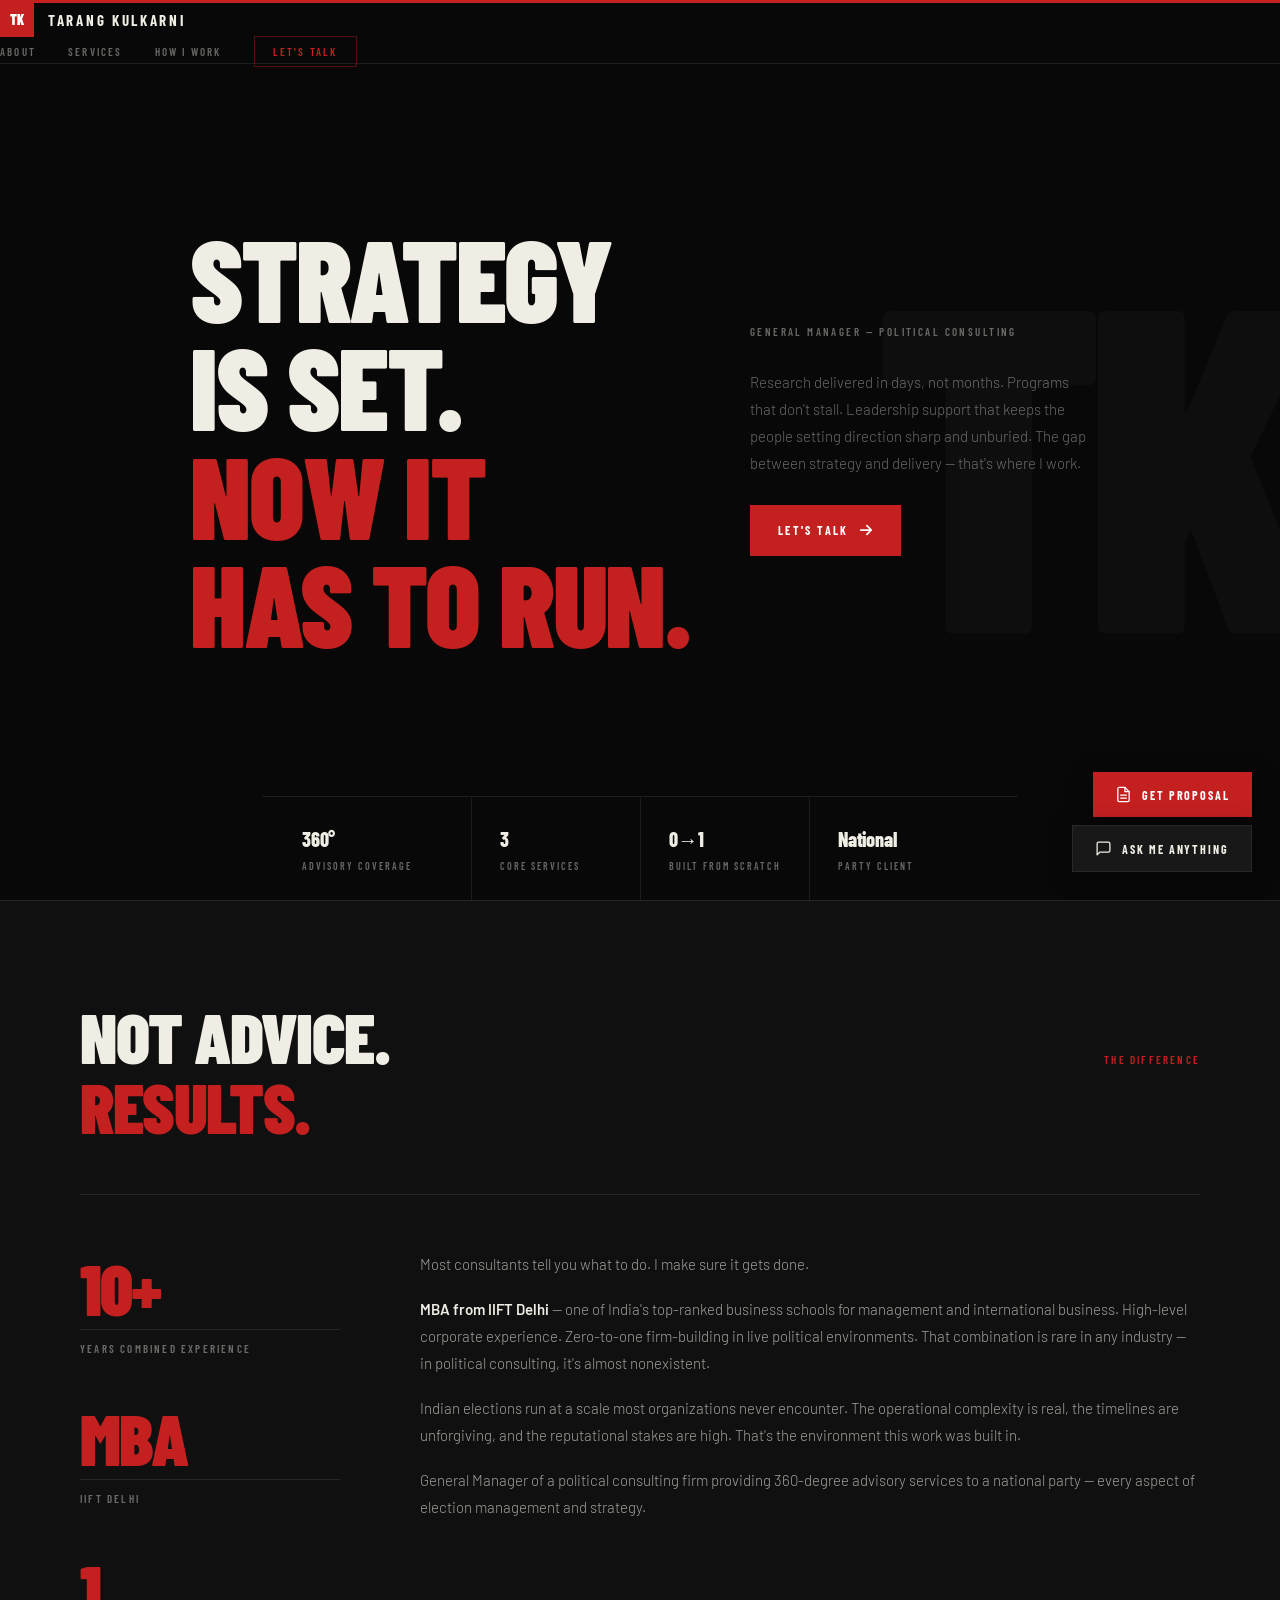
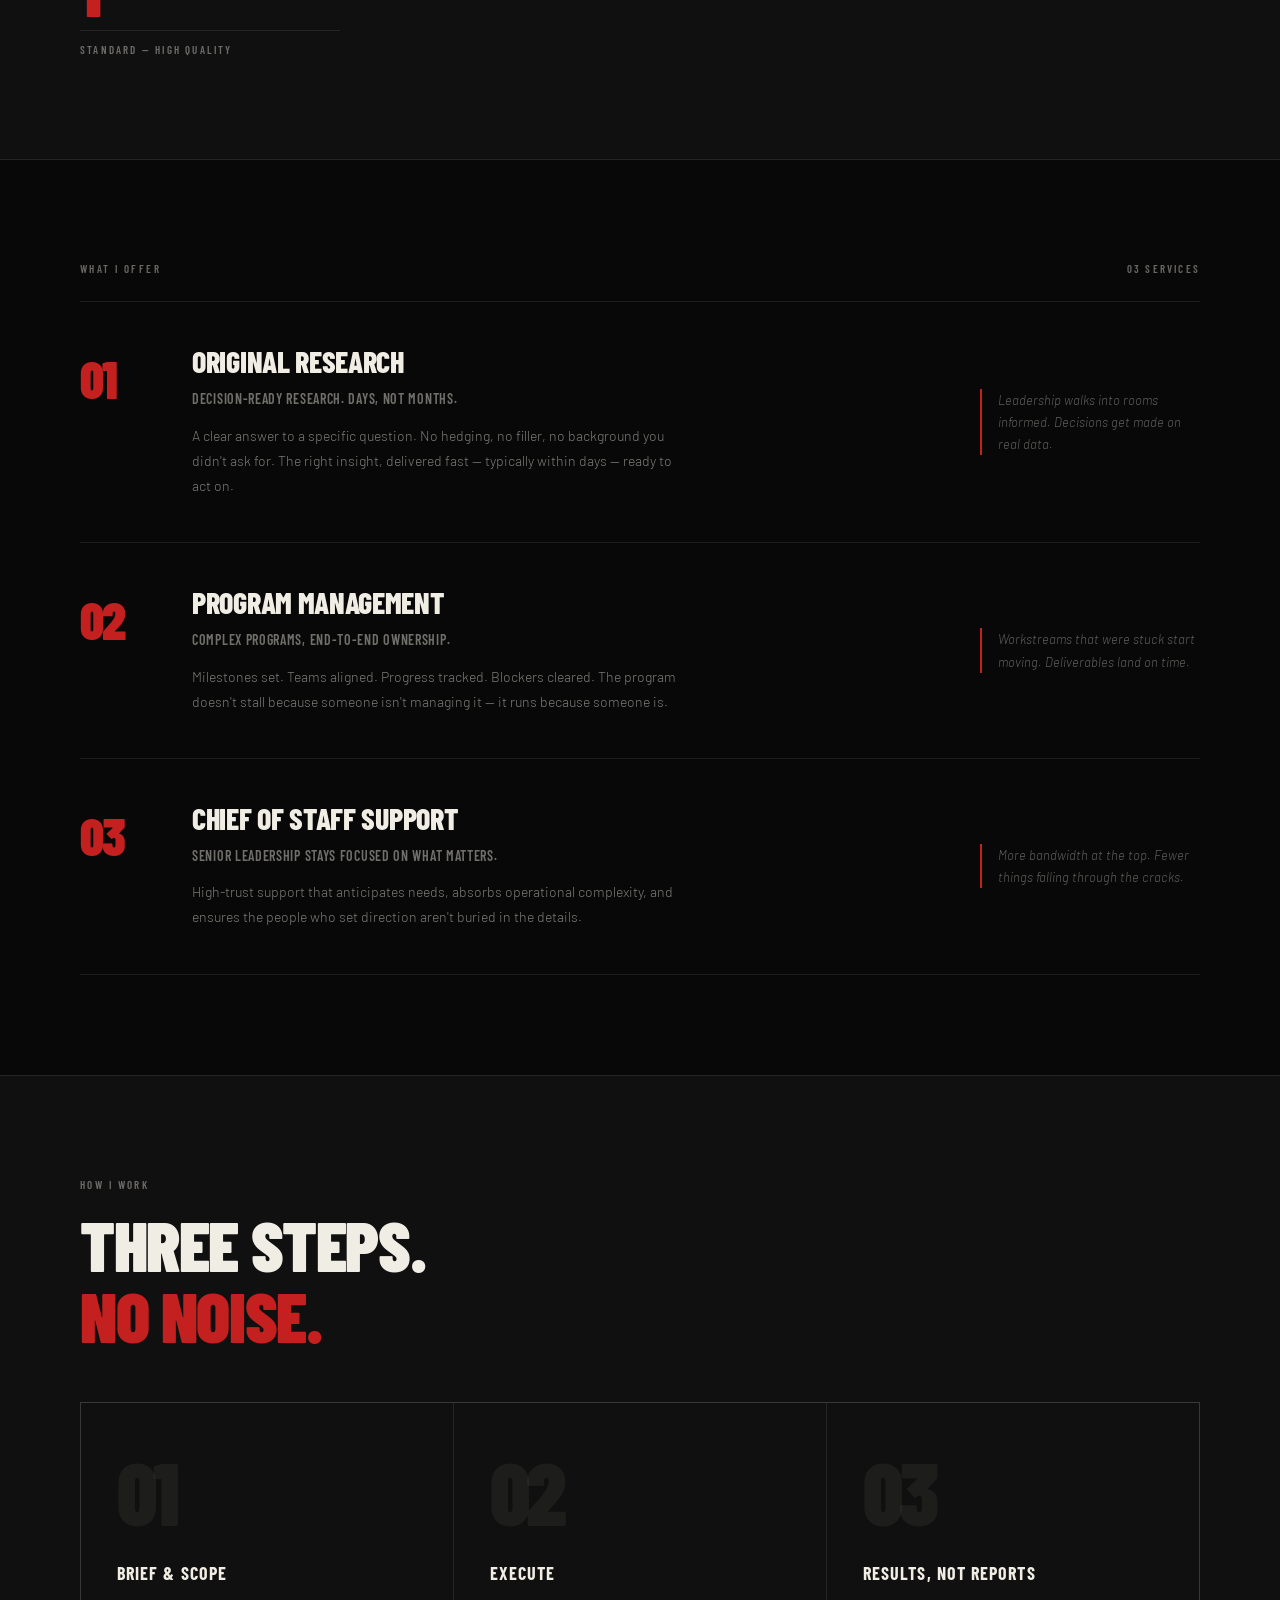
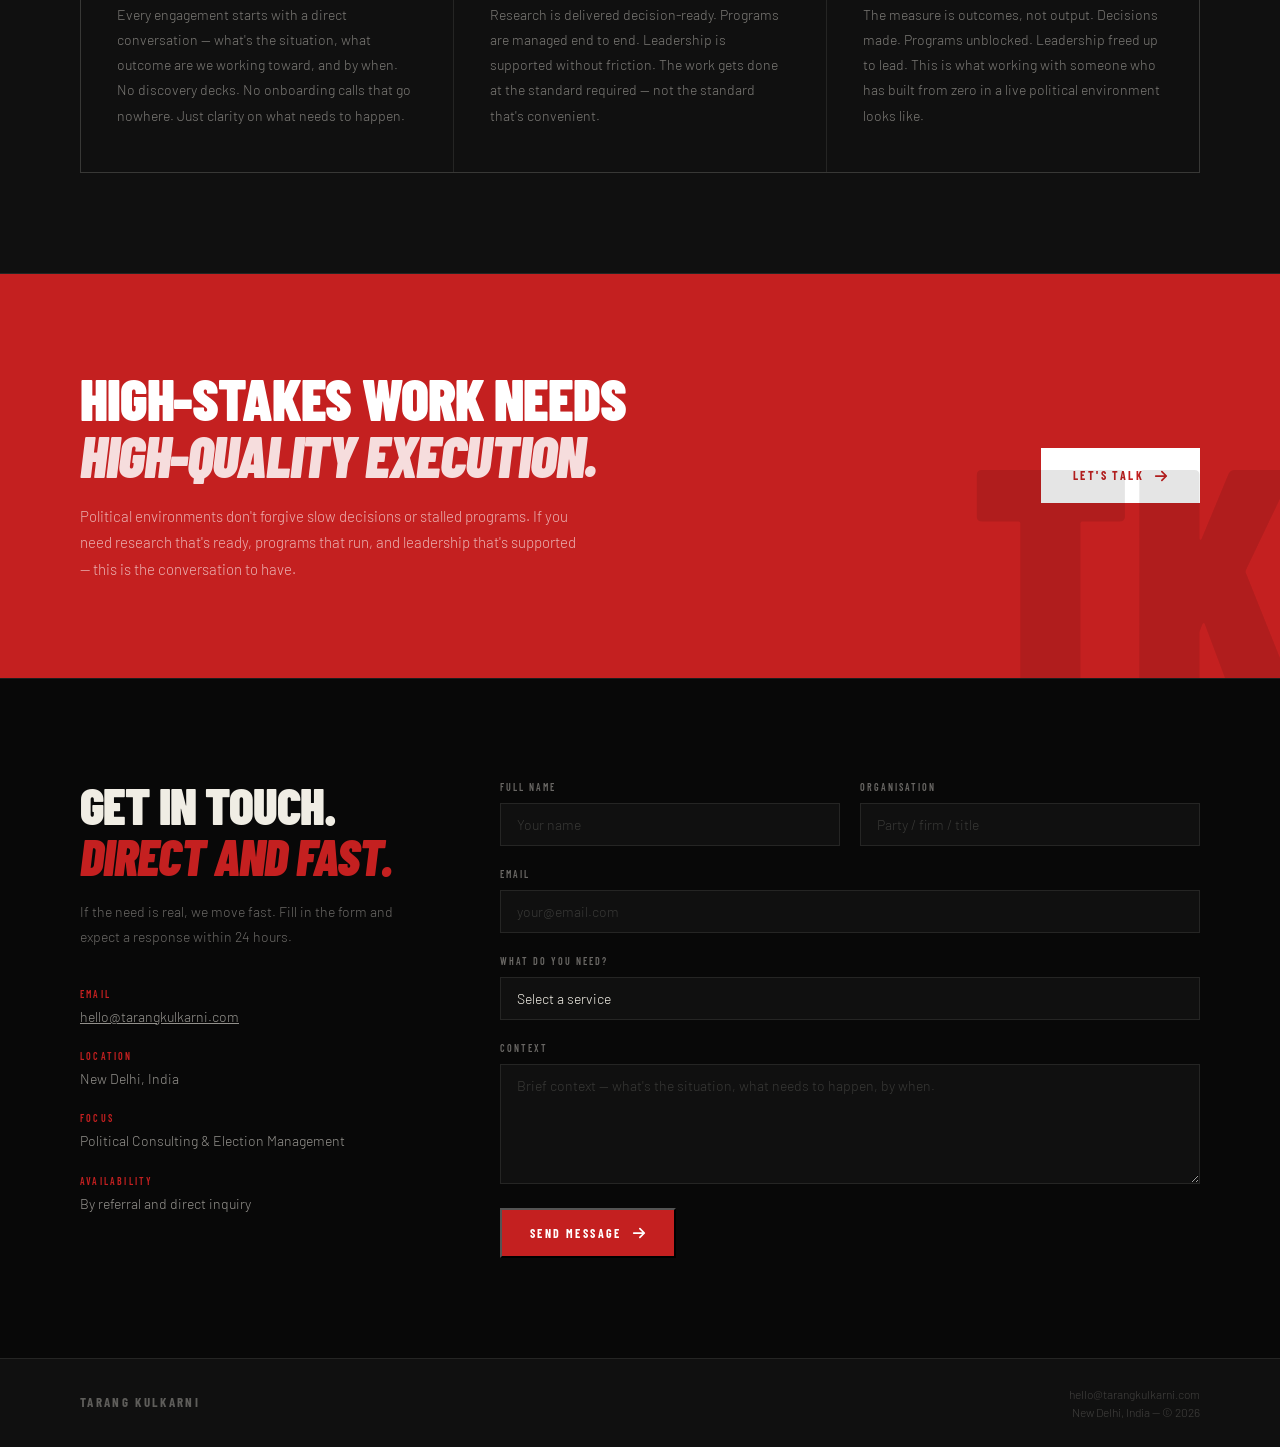
<file: index.html>
<!DOCTYPE html>
<html lang="en">
<head>
  <meta charset="UTF-8" />
  <meta name="viewport" content="width=device-width, initial-scale=1.0" />
  <meta name="description" content="Tarang Kulkarni — General Manager, Political Consulting. Original research, program management, and executive assistancy for high-stakes environments." />
  <title>Tarang Kulkarni — Political Consulting</title>
  <link rel="preconnect" href="https://fonts.googleapis.com" />
  <link rel="preconnect" href="https://fonts.gstatic.com" crossorigin />
  <link href="https://fonts.googleapis.com/css2?family=Barlow+Condensed:ital,wght@0,300;0,400;0,600;0,700;0,800;0,900;1,700&family=Barlow:ital,wght@0,300;0,400;0,600;1,300&display=swap" rel="stylesheet" />
  <link rel="stylesheet" href="styles.css" />
</head>
<body>

  <!-- ═══════════════════════════════════════════
       NAV
  ═══════════════════════════════════════════ -->
  <nav class="nav" id="nav">
    <a class="nav-logo" href="#top" aria-label="Tarang Kulkarni — Home">
      <div class="nav-mark">TK</div>
      <span class="nav-name">Tarang Kulkarni</span>
    </a>

    <ul class="nav-links" id="navLinks">
      <li><a href="#about">About</a></li>
      <li><a href="#services">Services</a></li>
      <li><a href="#process">How I Work</a></li>
      <li><a href="#contact" class="nav-cta">Let's Talk</a></li>
    </ul>

    <button class="hamburger" id="hamburger" aria-label="Open menu">
      <span></span><span></span><span></span>
    </button>
  </nav>

  <!-- ═══════════════════════════════════════════
       HERO
  ═══════════════════════════════════════════ -->
  <header class="hero" id="top">
    <div class="hero-watermark" aria-hidden="true">TK</div>

    <div class="hero-main wrap">
      <h1 class="hero-headline">
        Strategy<br/>is set.<br/><em>Now it</em><br/><em>has to run.</em>
      </h1>

      <div class="hero-side">
        <p class="eyebrow">General Manager &mdash; Political Consulting</p>
        <p class="hero-sub">
          Research delivered in days, not months. Programs that don't stall.
          Leadership support that keeps the people setting direction sharp and
          unburied. The gap between strategy and delivery — that's where I work.
        </p>
        <a href="#contact" class="btn-primary">
          Let's Talk
          <svg viewBox="0 0 16 16" fill="none" stroke="currentColor" stroke-width="2" stroke-linecap="round" stroke-linejoin="round">
            <path d="M2 8h12M9 3l5 5-5 5"/>
          </svg>
        </a>
      </div>
    </div>

    <div class="hero-stats wrap">
      <div class="hero-stat">
        <div class="hero-stat-n">360°</div>
        <div class="hero-stat-l">Advisory Coverage</div>
      </div>
      <div class="hero-stat">
        <div class="hero-stat-n">3</div>
        <div class="hero-stat-l">Core Services</div>
      </div>
      <div class="hero-stat">
        <div class="hero-stat-n">0→1</div>
        <div class="hero-stat-l">Built from Scratch</div>
      </div>
      <div class="hero-stat">
        <div class="hero-stat-n">National</div>
        <div class="hero-stat-l">Party Client</div>
      </div>
    </div>
  </header>

  <!-- ═══════════════════════════════════════════
       ABOUT
  ═══════════════════════════════════════════ -->
  <section class="about section-pad" id="about">
    <div class="wrap">

      <div class="about-intro reveal">
        <h2 class="about-h2">Not advice.<br/><em>Results.</em></h2>
        <span class="about-tag">The Difference</span>
      </div>

      <div class="about-grid">
        <div class="about-stats reveal-l">
          <div>
            <div class="about-stat-n">10+</div>
            <div class="about-stat-l">Years Combined Experience</div>
          </div>
          <div>
            <div class="about-stat-n">MBA</div>
            <div class="about-stat-l">IIFT Delhi</div>
          </div>
          <div>
            <div class="about-stat-n">1</div>
            <div class="about-stat-l">Standard — High Quality</div>
          </div>
        </div>

        <div class="about-copy reveal-r">
          <p>Most consultants tell you what to do. I make sure it gets done.</p>
          <p>
            <strong>MBA from IIFT Delhi</strong> — one of India's top-ranked business schools
            for management and international business. High-level corporate experience.
            Zero-to-one firm-building in live political environments. That combination
            is rare in any industry — in political consulting, it's almost nonexistent.
          </p>
          <p>
            Indian elections run at a scale most organizations never encounter.
            The operational complexity is real, the timelines are unforgiving, and
            the reputational stakes are high. That's the environment this work was built in.
          </p>
          <p>
            General Manager of a political consulting firm providing 360-degree
            advisory services to a national party — every aspect of election
            management and strategy.
          </p>
        </div>
      </div>

    </div>
  </section>

  <!-- ═══════════════════════════════════════════
       SERVICES
  ═══════════════════════════════════════════ -->
  <section class="services section-pad" id="services">
    <div class="wrap">

      <div class="services-hd reveal">
        <span class="eyebrow">What I Offer</span>
        <span class="services-count">03 Services</span>
      </div>

      <div class="service-row reveal">
        <div class="service-num">01</div>
        <div class="service-body">
          <h3 class="service-title">Original Research</h3>
          <p class="service-lead">Decision-ready research. Days, not months.</p>
          <p class="service-desc">
            A clear answer to a specific question. No hedging, no filler,
            no background you didn't ask for. The right insight, delivered
            fast — typically within days — ready to act on.
          </p>
        </div>
        <p class="service-outcome">
          Leadership walks into rooms informed. Decisions get made on real data.
        </p>
      </div>

      <div class="service-row reveal">
        <div class="service-num">02</div>
        <div class="service-body">
          <h3 class="service-title">Program Management</h3>
          <p class="service-lead">Complex programs, end-to-end ownership.</p>
          <p class="service-desc">
            Milestones set. Teams aligned. Progress tracked. Blockers cleared.
            The program doesn't stall because someone isn't managing it —
            it runs because someone is.
          </p>
        </div>
        <p class="service-outcome">
          Workstreams that were stuck start moving. Deliverables land on time.
        </p>
      </div>

      <div class="service-row reveal">
        <div class="service-num">03</div>
        <div class="service-body">
          <h3 class="service-title">Chief of Staff Support</h3>
          <p class="service-lead">Senior leadership stays focused on what matters.</p>
          <p class="service-desc">
            High-trust support that anticipates needs, absorbs operational
            complexity, and ensures the people who set direction aren't
            buried in the details.
          </p>
        </div>
        <p class="service-outcome">
          More bandwidth at the top. Fewer things falling through the cracks.
        </p>
      </div>

    </div>
  </section>

  <!-- ═══════════════════════════════════════════
       HOW I WORK
  ═══════════════════════════════════════════ -->
  <section class="process section-pad" id="process">
    <div class="wrap">

      <div class="process-hd reveal">
        <p class="eyebrow">How I Work</p>
        <h2 class="about-h2" style="margin-top:16px;">Three steps.<br/><em>No noise.</em></h2>
      </div>

      <div class="process-grid">
        <div class="process-card reveal">
          <div class="process-n">01</div>
          <h3 class="process-title">Brief &amp; Scope</h3>
          <p class="process-text">
            Every engagement starts with a direct conversation — what's the situation,
            what outcome are we working toward, and by when. No discovery decks.
            No onboarding calls that go nowhere. Just clarity on what needs to happen.
          </p>
        </div>

        <div class="process-card reveal">
          <div class="process-n">02</div>
          <h3 class="process-title">Execute</h3>
          <p class="process-text">
            Research is delivered decision-ready. Programs are managed end to end.
            Leadership is supported without friction. The work gets done at the standard
            required — not the standard that's convenient.
          </p>
        </div>

        <div class="process-card reveal">
          <div class="process-n">03</div>
          <h3 class="process-title">Results, Not Reports</h3>
          <p class="process-text">
            The measure is outcomes, not output. Decisions made. Programs unblocked.
            Leadership freed up to lead. This is what working with someone who has
            built from zero in a live political environment looks like.
          </p>
        </div>
      </div>

    </div>
  </section>

  <!-- ═══════════════════════════════════════════
       CTA BAND
  ═══════════════════════════════════════════ -->
  <section class="cta-band" id="cta">
    <div class="wrap">
      <div class="cta-band-inner">
        <div>
          <h2 class="cta-band-h">
            High-stakes work needs<br/><em>high-quality execution.</em>
          </h2>
          <p class="cta-band-p">
            Political environments don't forgive slow decisions or stalled
            programs. If you need research that's ready, programs that run,
            and leadership that's supported — this is the conversation to have.
          </p>
        </div>
        <a href="#contact" class="btn-white">
          Let's Talk
          <svg viewBox="0 0 16 16" fill="none" stroke="currentColor" stroke-width="2" stroke-linecap="round" stroke-linejoin="round">
            <path d="M2 8h12M9 3l5 5-5 5"/>
          </svg>
        </a>
      </div>
    </div>
  </section>

  <!-- ═══════════════════════════════════════════
       CONTACT
  ═══════════════════════════════════════════ -->
  <section class="contact section-pad" id="contact">
    <div class="wrap">
      <div class="contact-grid">

        <div class="reveal-l">
          <h2 class="contact-h">Get in touch.<br/><em>Direct and fast.</em></h2>
          <p class="contact-sub">
            If the need is real, we move fast. Fill in the form and
            expect a response within 24 hours.
          </p>
          <div class="c-details">
            <div>
              <p class="c-detail-label">Email</p>
              <p class="c-detail-val">
                <a href="mailto:hello@tarangkulkarni.com" style="color:inherit;">hello@tarangkulkarni.com</a>
              </p>
            </div>
            <div>
              <p class="c-detail-label">Location</p>
              <p class="c-detail-val">New Delhi, India</p>
            </div>
            <div>
              <p class="c-detail-label">Focus</p>
              <p class="c-detail-val">Political Consulting &amp; Election Management</p>
            </div>
            <div>
              <p class="c-detail-label">Availability</p>
              <p class="c-detail-val">By referral and direct inquiry</p>
            </div>
          </div>
        </div>

        <div class="reveal-r">
          <form class="form" id="contactForm" novalidate>

            <div class="form-row">
              <div class="form-group">
                <label class="form-lbl" for="fname">Full Name</label>
                <input class="form-input" type="text" id="fname" name="name"
                  placeholder="Your name" required />
              </div>
              <div class="form-group">
                <label class="form-lbl" for="org">Organisation</label>
                <input class="form-input" type="text" id="org" name="org"
                  placeholder="Party / firm / title" />
              </div>
            </div>

            <div class="form-group">
              <label class="form-lbl" for="email">Email</label>
              <input class="form-input" type="email" id="email" name="email"
                placeholder="your@email.com" required />
            </div>

            <div class="form-group">
              <label class="form-lbl" for="service">What do you need?</label>
              <select class="form-select" id="service" name="service">
                <option value="" disabled selected>Select a service</option>
                <option value="research">Original Research</option>
                <option value="programs">Program Management</option>
                <option value="exec">Chief of Staff Support</option>
                <option value="other">Something else</option>
              </select>
            </div>

            <div class="form-group">
              <label class="form-lbl" for="msg">Context</label>
              <textarea class="form-textarea" id="msg" name="message"
                placeholder="Brief context — what's the situation, what needs to happen, by when."
                required></textarea>
            </div>

            <div class="form-actions">
              <button type="submit" class="btn-primary" id="submitBtn">
                Send Message
                <svg viewBox="0 0 16 16" fill="none" stroke="currentColor" stroke-width="2" stroke-linecap="round" stroke-linejoin="round">
                  <path d="M2 8h12M9 3l5 5-5 5"/>
                </svg>
              </button>
            </div>

            <div class="form-success" id="formSuccess">
              Message received — you'll hear back within 24 hours.
            </div>

          </form>
        </div>

      </div>
    </div>
  </section>

  <!-- ═══════════════════════════════════════════
       FOOTER
  ═══════════════════════════════════════════ -->
  <footer class="footer">
    <div class="wrap">
      <div class="footer-inner">
        <span class="footer-name">Tarang Kulkarni</span>
        <div class="footer-right">
          hello@tarangkulkarni.com<br/>
          New Delhi, India &mdash; &copy; 2026
        </div>
      </div>
    </div>
  </footer>

  <!-- ═══════════════════════════════════════════
       SCRIPTS
  ═══════════════════════════════════════════ -->
  <script>
    // ── Nav scroll ──
    const nav = document.getElementById('nav');
    window.addEventListener('scroll', () => {
      nav.classList.toggle('scrolled', window.scrollY > 48);
    }, { passive: true });

    // ── Mobile nav ──
    const hbg   = document.getElementById('hamburger');
    const links = document.getElementById('navLinks');
    hbg.addEventListener('click', () => {
      const open = hbg.classList.toggle('open');
      links.classList.toggle('open', open);
      hbg.setAttribute('aria-label', open ? 'Close menu' : 'Open menu');
    });
    links.querySelectorAll('a').forEach(a => a.addEventListener('click', () => {
      hbg.classList.remove('open');
      links.classList.remove('open');
    }));

    // ── Scroll reveal ──
    const io = new IntersectionObserver(entries => {
      entries.forEach(e => { if (e.isIntersecting) { e.target.classList.add('on'); io.unobserve(e.target); } });
    }, { threshold: 0.12 });
    document.querySelectorAll('.reveal, .reveal-l, .reveal-r, .stagger').forEach(el => io.observe(el));

    // ── Smooth scroll (offset for fixed nav) ──
    document.querySelectorAll('a[href^="#"]').forEach(a => {
      a.addEventListener('click', e => {
        const t = document.querySelector(a.getAttribute('href'));
        if (!t) return;
        e.preventDefault();
        window.scrollTo({ top: t.getBoundingClientRect().top + scrollY - 76, behavior: 'smooth' });
      });
    });

    // ── Contact form ──
    const form      = document.getElementById('contactForm');
    const success   = document.getElementById('formSuccess');
    const submitBtn = document.getElementById('submitBtn');

    form.addEventListener('submit', e => {
      e.preventDefault();
      let valid = true;
      ['fname', 'email', 'msg'].forEach(id => {
        const f = document.getElementById(id);
        if (!f.value.trim()) {
          f.classList.add('form-error');
          valid = false;
          f.addEventListener('input', () => f.classList.remove('form-error'), { once: true });
        }
      });
      if (!valid) return;
      submitBtn.disabled = true;
      submitBtn.style.opacity = '.5';
      setTimeout(() => {
        form.reset();
        submitBtn.style.display = 'none';
        success.classList.add('show');
      }, 500);
    });
  </script>

  <!-- ═══════════════════════════════════════════
       WIDGETS
  ═══════════════════════════════════════════ -->
  <div id="wg">

    <!-- ── Q&A Panel ── -->
    <div id="cw-panel" role="complementary" aria-label="Chat with Tarang's assistant">
      <div id="cw-head">
        <div id="cw-head-info">
          <div id="cw-avatar">TK</div>
          <div>
            <div id="cw-name">Ask Tarang</div>
            <div id="cw-status"><span id="cw-dot"></span>Online</div>
          </div>
        </div>
        <button id="cw-close" aria-label="Close chat">
          <svg viewBox="0 0 16 16" fill="none" stroke="currentColor" stroke-width="2" stroke-linecap="round">
            <path d="M3 3l10 10M13 3L3 13"/>
          </svg>
        </button>
      </div>
      <div id="cw-msgs" role="log" aria-live="polite">
        <div class="cw-msg cw-ai">Hi — I'm here to answer questions about Tarang's work, services, and approach. What would you like to know?</div>
      </div>
      <div id="cw-typing" aria-label="Typing" style="display:none;">
        <span></span><span></span><span></span>
      </div>
      <div id="cw-foot">
        <input id="cw-input" type="text" placeholder="Type a message…" autocomplete="off" maxlength="500" />
        <button id="cw-send" aria-label="Send">
          <svg viewBox="0 0 16 16" fill="none" stroke="currentColor" stroke-width="2" stroke-linecap="round" stroke-linejoin="round">
            <path d="M2 8h12M9 3l5 5-5 5"/>
          </svg>
        </button>
      </div>
    </div>

    <!-- ── Proposal Panel ── -->
    <div id="pw-panel" role="complementary" aria-label="Get a proposal from Tarang">
      <div id="pw-progress-wrap">
        <div id="pw-progress-top">
          <span id="pw-progress-label">Step <span id="pw-step-num">1</span> of 6</span>
        </div>
        <div id="pw-progress-track">
          <div id="pw-progress-bar"></div>
        </div>
      </div>
      <div id="pw-head">
        <div id="pw-head-info">
          <div id="pw-avatar">TK</div>
          <div>
            <div id="pw-name">Get a Proposal</div>
            <div id="pw-status">Intake in progress</div>
          </div>
        </div>
        <button id="pw-close" aria-label="Close proposal">
          <svg viewBox="0 0 16 16" fill="none" stroke="currentColor" stroke-width="2" stroke-linecap="round">
            <path d="M3 3l10 10M13 3L3 13"/>
          </svg>
        </button>
      </div>
      <div id="pw-msgs" role="log" aria-live="polite"></div>
      <div id="pw-typing" aria-label="Typing" style="display:none;">
        <span></span><span></span><span></span>
      </div>
      <div id="pw-foot">
        <input id="pw-input" type="text" placeholder="Type your answer…" autocomplete="off" maxlength="500" />
        <button id="pw-send" aria-label="Send">
          <svg viewBox="0 0 16 16" fill="none" stroke="currentColor" stroke-width="2" stroke-linecap="round" stroke-linejoin="round">
            <path d="M2 8h12M9 3l5 5-5 5"/>
          </svg>
        </button>
      </div>
    </div>

    <!-- ── Launchers ── -->
    <div id="wg-launchers">
      <button id="pw-toggle" aria-label="Get a proposal">
        <svg viewBox="0 0 24 24" fill="none" stroke="currentColor" stroke-width="1.8" stroke-linecap="round" stroke-linejoin="round">
          <path d="M14 2H6a2 2 0 00-2 2v16a2 2 0 002 2h12a2 2 0 002-2V8z"/>
          <polyline points="14 2 14 8 20 8"/>
          <line x1="16" y1="13" x2="8" y2="13"/>
          <line x1="16" y1="17" x2="8" y2="17"/>
        </svg>
        Get Proposal
      </button>
      <button id="cw-toggle" aria-label="Ask me anything">
        <svg viewBox="0 0 24 24" fill="none" stroke="currentColor" stroke-width="1.8" stroke-linecap="round" stroke-linejoin="round">
          <path d="M21 15a2 2 0 01-2 2H7l-4 4V5a2 2 0 012-2h14a2 2 0 012 2z"/>
        </svg>
        Ask me anything
      </button>
    </div>

  </div>

  <style>
    /* ── Widget container ── */
    #wg {
      position: fixed;
      bottom: 28px; right: 28px;
      z-index: 9000;
      display: flex;
      flex-direction: column;
      align-items: flex-end;
      gap: 12px;
      font-family: 'Barlow', sans-serif;
    }

    /* ── Launcher stack ── */
    #wg-launchers {
      display: flex;
      flex-direction: column;
      align-items: flex-end;
      gap: 8px;
    }
    #cw-toggle, #pw-toggle {
      display: flex; align-items: center; gap: 10px;
      border: none;
      padding: 14px 22px;
      font-family: 'Barlow Condensed', sans-serif;
      font-size: 12px; font-weight: 700;
      letter-spacing: .16em; text-transform: uppercase;
      cursor: pointer;
      box-shadow: 0 4px 24px rgba(0,0,0,.4);
      transition: background .2s, transform .15s;
      white-space: nowrap;
    }
    #cw-toggle svg, #pw-toggle svg { width: 17px; height: 17px; flex-shrink: 0; }
    #cw-toggle { background: #181818; color: #f0ede4; border: 1px solid rgba(240,237,228,.08); }
    #cw-toggle:hover { background: #242424; transform: translateY(-1px); }
    #pw-toggle { background: #c42020; color: #fff; }
    #pw-toggle:hover { background: #a31919; transform: translateY(-1px); }

    /* ── Shared panel base ── */
    #cw-panel, #pw-panel {
      width: 360px;
      background: #101010;
      border: 1px solid rgba(240,237,228,.09);
      box-shadow: 0 8px 48px rgba(0,0,0,.5);
      display: flex; flex-direction: column;
      overflow: hidden;
      opacity: 0;
      transform: translateY(16px) scale(0.97);
      pointer-events: none;
      transition: opacity .25s ease, transform .25s ease;
      transform-origin: bottom right;
    }
    #cw-panel.cw-open { opacity: 1; transform: translateY(0) scale(1); pointer-events: all; }
    #pw-panel.pw-open { opacity: 1; transform: translateY(0) scale(1); pointer-events: all; }

    /* ── Q&A Header ── */
    #cw-head {
      display: flex; align-items: center; justify-content: space-between;
      padding: 16px 18px;
      background: #080808;
      border-bottom: 1px solid rgba(240,237,228,.07);
      color: #f0ede4;
      flex-shrink: 0;
    }
    #cw-head-info { display: flex; align-items: center; gap: 12px; }
    #cw-avatar {
      width: 36px; height: 36px;
      background: rgba(240,237,228,.1);
      border: 1px solid rgba(240,237,228,.12);
      color: #f0ede4;
      display: flex; align-items: center; justify-content: center;
      font-family: 'Barlow Condensed', sans-serif;
      font-size: 13px; font-weight: 800; flex-shrink: 0;
      letter-spacing: .05em;
    }
    #cw-name {
      font-family: 'Barlow Condensed', sans-serif;
      font-size: 14px; font-weight: 700; letter-spacing: .1em;
      text-transform: uppercase; color: #f0ede4;
    }
    #cw-status {
      font-size: 11px; color: rgba(240,237,228,.4);
      display: flex; align-items: center; gap: 5px; margin-top: 2px;
    }
    #cw-dot { width: 6px; height: 6px; background: #7ec87e; border-radius: 50%; display: inline-block; }
    #cw-close, #pw-close {
      background: none; border: none; color: rgba(240,237,228,.35);
      cursor: pointer; padding: 4px; display: flex; align-items: center; transition: color .2s;
    }
    #cw-close:hover, #pw-close:hover { color: #f0ede4; }
    #cw-close svg, #pw-close svg { width: 14px; height: 14px; }

    /* ── Progress bar (proposal only) ── */
    #pw-progress-wrap {
      background: #0e0e0e;
      border-bottom: 1px solid rgba(240,237,228,.07);
      padding: 10px 18px 11px;
      flex-shrink: 0;
    }
    #pw-progress-top { margin-bottom: 7px; }
    #pw-progress-label {
      font-family: 'Barlow Condensed', sans-serif;
      font-size: 10px; font-weight: 700; letter-spacing: .16em; text-transform: uppercase;
      color: rgba(240,237,228,.35);
    }
    #pw-progress-label span { color: #f0ede4; }
    #pw-progress-track { height: 2px; background: rgba(240,237,228,.1); overflow: hidden; }
    #pw-progress-bar { height: 100%; background: #c42020; width: 0%; transition: width .4s ease; }

    /* ── Proposal Header ── */
    #pw-head {
      display: flex; align-items: center; justify-content: space-between;
      padding: 14px 18px;
      background: #c42020; color: #fff; flex-shrink: 0;
    }
    #pw-head-info { display: flex; align-items: center; gap: 12px; }
    #pw-avatar {
      width: 36px; height: 36px;
      background: rgba(0,0,0,.2);
      color: #fff;
      display: flex; align-items: center; justify-content: center;
      font-family: 'Barlow Condensed', sans-serif;
      font-size: 13px; font-weight: 800; flex-shrink: 0;
      letter-spacing: .05em;
    }
    #pw-name {
      font-family: 'Barlow Condensed', sans-serif;
      font-size: 14px; font-weight: 700; letter-spacing: .1em;
      text-transform: uppercase; color: #fff;
    }
    #pw-status { font-size: 11px; color: rgba(255,255,255,.6); margin-top: 2px; }

    /* ── Messages ── */
    #cw-msgs, #pw-msgs {
      flex: 1; overflow-y: auto;
      padding: 18px 16px 8px;
      display: flex; flex-direction: column; gap: 10px;
      min-height: 220px; max-height: 290px;
      scroll-behavior: smooth;
    }
    #cw-msgs::-webkit-scrollbar, #pw-msgs::-webkit-scrollbar { width: 4px; }
    #cw-msgs::-webkit-scrollbar-track, #pw-msgs::-webkit-scrollbar-track { background: transparent; }
    #cw-msgs::-webkit-scrollbar-thumb, #pw-msgs::-webkit-scrollbar-thumb { background: rgba(240,237,228,.1); border-radius: 2px; }
    .cw-msg { max-width: 86%; padding: 10px 14px; font-size: 13.5px; line-height: 1.6; word-break: break-word; }
    .cw-ai  { background: #181818; color: #f0ede4; border: 1px solid rgba(240,237,228,.08); align-self: flex-start; }
    .cw-user { background: #c42020; color: #fff; align-self: flex-end; }
    .cw-error { background: rgba(196,32,32,.08); color: #e05555; border: 1px solid rgba(196,32,32,.2); align-self: flex-start; font-size: 13px; }

    /* ── Typing indicator ── */
    #cw-typing, #pw-typing {
      display: flex; align-items: center; gap: 4px;
      padding: 10px 16px 4px; flex-shrink: 0;
    }
    #cw-typing span, #pw-typing span {
      width: 6px; height: 6px; background: rgba(240,237,228,.25);
      border-radius: 50%; animation: cwBounce 1.2s ease-in-out infinite;
    }
    #cw-typing span:nth-child(1), #pw-typing span:nth-child(1) { animation-delay: 0s; }
    #cw-typing span:nth-child(2), #pw-typing span:nth-child(2) { animation-delay: .2s; }
    #cw-typing span:nth-child(3), #pw-typing span:nth-child(3) { animation-delay: .4s; }
    @keyframes cwBounce {
      0%, 60%, 100% { transform: translateY(0); opacity: .3; }
      30%            { transform: translateY(-5px); opacity: 1; }
    }

    /* ── Input area ── */
    #cw-foot, #pw-foot {
      display: flex; align-items: center;
      padding: 12px 14px; border-top: 1px solid rgba(240,237,228,.07);
      gap: 8px; flex-shrink: 0; background: #101010;
    }
    #cw-input, #pw-input {
      flex: 1; background: #181818;
      border: 1px solid rgba(240,237,228,.09);
      color: #f0ede4;
      font-family: 'Barlow', sans-serif; font-weight: 300; font-size: 13.5px;
      padding: 10px 14px; outline: none; border-radius: 0;
      transition: border-color .2s; -webkit-appearance: none;
    }
    #cw-input::placeholder, #pw-input::placeholder { color: rgba(240,237,228,.22); }
    #cw-input:focus, #pw-input:focus { border-color: #c42020; }
    #cw-input:disabled, #pw-input:disabled { opacity: .4; cursor: not-allowed; }
    #cw-send, #pw-send {
      width: 40px; height: 40px; background: #c42020; color: #fff;
      border: none; cursor: pointer;
      display: flex; align-items: center; justify-content: center;
      flex-shrink: 0; transition: background .2s;
    }
    #cw-send:hover:not(:disabled), #pw-send:hover:not(:disabled) { background: #a31919; }
    #cw-send:disabled, #pw-send:disabled { opacity: .3; cursor: not-allowed; }
    #cw-send svg, #pw-send svg { width: 14px; height: 14px; }

    /* ── Mobile ── */
    @media (max-width: 480px) {
      #wg { bottom: 16px; right: 16px; left: 16px; align-items: stretch; }
      #cw-panel, #pw-panel { width: 100%; }
      #cw-toggle, #pw-toggle { justify-content: center; }
      #wg-launchers { align-items: stretch; }
    }
  </style>

  <script>
    (function () {
      const launchers = document.getElementById('wg-launchers');
      function hideLaunchers() { launchers.style.display = 'none'; }
      function showLaunchers() { launchers.style.display = 'flex'; }

      /* ════════════════════════════════════════
         Q&A WIDGET
      ════════════════════════════════════════ */
      const cwPanel   = document.getElementById('cw-panel');
      const cwToggle  = document.getElementById('cw-toggle');
      const cwClose   = document.getElementById('cw-close');
      const cwMsgs    = document.getElementById('cw-msgs');
      const cwTyping  = document.getElementById('cw-typing');
      const cwInput   = document.getElementById('cw-input');
      const cwSendBtn = document.getElementById('cw-send');

      let cwHistory = [], cwLoading = false;

      function openQA() {
        hideLaunchers();
        cwPanel.classList.add('cw-open');
        cwScrollBottom();
        cwInput.focus();
      }
      function closeQA() { cwPanel.classList.remove('cw-open'); showLaunchers(); }

      cwToggle.addEventListener('click', openQA);
      cwClose.addEventListener('click', closeQA);

      function cwScrollBottom() { requestAnimationFrame(() => { cwMsgs.scrollTop = cwMsgs.scrollHeight; }); }

      function cwAppend(role, text) {
        const d = document.createElement('div');
        d.className = 'cw-msg ' + (role === 'user' ? 'cw-user' : role === 'error' ? 'cw-error' : 'cw-ai');
        d.textContent = text;
        cwMsgs.appendChild(d);
        cwScrollBottom();
      }

      function cwSetLoading(on) {
        cwLoading = on; cwSendBtn.disabled = on; cwInput.disabled = on;
        cwTyping.style.display = on ? 'flex' : 'none';
        cwScrollBottom(); if (!on) cwInput.focus();
      }

      async function cwSendMsg() {
        const text = cwInput.value.trim();
        if (!text || cwLoading) return;
        cwAppend('user', text);
        cwHistory.push({ role: 'user', content: text });
        cwInput.value = '';
        cwSetLoading(true);
        try {
          const res = await fetch('/api/chat', {
            method: 'POST', headers: { 'Content-Type': 'application/json' },
            body: JSON.stringify({ messages: cwHistory })
          });
          const data = await res.json();
          if (!res.ok || data.error) throw new Error(data.error || 'Request failed');
          cwHistory.push({ role: 'assistant', content: data.reply });
          cwAppend('assistant', data.reply);
        } catch (e) {
          cwAppend('error', "Something went wrong on my end. Reach out directly — hello@tarangkulkarni.com");
        } finally { cwSetLoading(false); }
      }

      cwSendBtn.addEventListener('click', cwSendMsg);
      cwInput.addEventListener('keydown', e => { if (e.key === 'Enter' && !e.shiftKey) { e.preventDefault(); cwSendMsg(); } });

      /* ════════════════════════════════════════
         PROPOSAL WIDGET
      ════════════════════════════════════════ */
      const pwPanel   = document.getElementById('pw-panel');
      const pwToggle  = document.getElementById('pw-toggle');
      const pwClose   = document.getElementById('pw-close');
      const pwMsgs    = document.getElementById('pw-msgs');
      const pwTyping  = document.getElementById('pw-typing');
      const pwInput   = document.getElementById('pw-input');
      const pwSendBtn = document.getElementById('pw-send');
      const pwStepNum = document.getElementById('pw-step-num');
      const pwBar     = document.getElementById('pw-progress-bar');
      const pwStatus  = document.getElementById('pw-status');

      let pwHistory = [], pwLoading = false, pwStarted = false, pwDone = false;

      function pwUpdateStep(n) {
        pwStepNum.textContent = n;
        pwBar.style.width = (n / 6 * 100) + '%';
      }

      function pwScrollBottom() { requestAnimationFrame(() => { pwMsgs.scrollTop = pwMsgs.scrollHeight; }); }

      function pwAppend(role, text) {
        const d = document.createElement('div');
        d.className = 'cw-msg ' + (role === 'user' ? 'cw-user' : role === 'error' ? 'cw-error' : 'cw-ai');
        d.textContent = text;
        pwMsgs.appendChild(d);
        pwScrollBottom();
      }

      function pwSetLoading(on) {
        pwLoading = on; pwSendBtn.disabled = on; pwInput.disabled = on;
        pwTyping.style.display = on ? 'flex' : 'none';
        pwScrollBottom(); if (!on && !pwDone) pwInput.focus();
      }

      async function pwCallAPI(messages) {
        const res = await fetch('/api/chat', {
          method: 'POST', headers: { 'Content-Type': 'application/json' },
          body: JSON.stringify({ messages })
        });
        const data = await res.json();
        if (!res.ok || data.error) throw new Error(data.error || 'Request failed');
        return data;
      }

      async function pwAutoStart() {
        pwSetLoading(true);
        pwHistory.push({ role: 'user', content: "I'd like to get a proposal." });
        try {
          const data = await pwCallAPI(pwHistory);
          pwHistory.push({ role: 'assistant', content: data.reply });
          pwAppend('assistant', data.reply);
          if (data.intake_step) pwUpdateStep(data.intake_step);
        } catch (e) {
          pwAppend('error', "Something went wrong. Reach out directly — hello@tarangkulkarni.com");
        } finally { pwSetLoading(false); }
      }

      function openProposal() {
        hideLaunchers();
        pwPanel.classList.add('pw-open');
        pwScrollBottom();
        if (!pwStarted) { pwStarted = true; pwAutoStart(); }
        else if (!pwDone) { pwInput.focus(); }
      }
      function closeProposal() { pwPanel.classList.remove('pw-open'); showLaunchers(); }

      pwToggle.addEventListener('click', openProposal);
      pwClose.addEventListener('click', closeProposal);

      async function pwSendMsg() {
        const text = pwInput.value.trim();
        if (!text || pwLoading || pwDone) return;
        pwAppend('user', text);
        pwHistory.push({ role: 'user', content: text });
        pwInput.value = '';
        pwSetLoading(true);
        try {
          const data = await pwCallAPI(pwHistory);
          pwHistory.push({ role: 'assistant', content: data.reply });
          pwAppend('assistant', data.reply);
          if (data.intake_step) pwUpdateStep(data.intake_step);
          if (data.intake_complete) {
            pwDone = true;
            pwInput.disabled = true; pwSendBtn.disabled = true;
            pwInput.placeholder = 'Proposal request sent';
            pwStatus.textContent = 'Complete';
            pwBar.style.width = '100%';
            fetch('/api/generate-proposal', {
              method: 'POST', headers: { 'Content-Type': 'application/json' },
              body: JSON.stringify({ intake_data: data.intake_data, conversation: pwHistory })
            }).catch(() => {});
          }
        } catch (e) {
          pwAppend('error', "Something went wrong. Reach out directly — hello@tarangkulkarni.com");
        } finally { pwSetLoading(false); }
      }

      pwSendBtn.addEventListener('click', pwSendMsg);
      pwInput.addEventListener('keydown', e => { if (e.key === 'Enter' && !e.shiftKey) { e.preventDefault(); pwSendMsg(); } });

    })();
  </script>

</body>
</html>
</file>
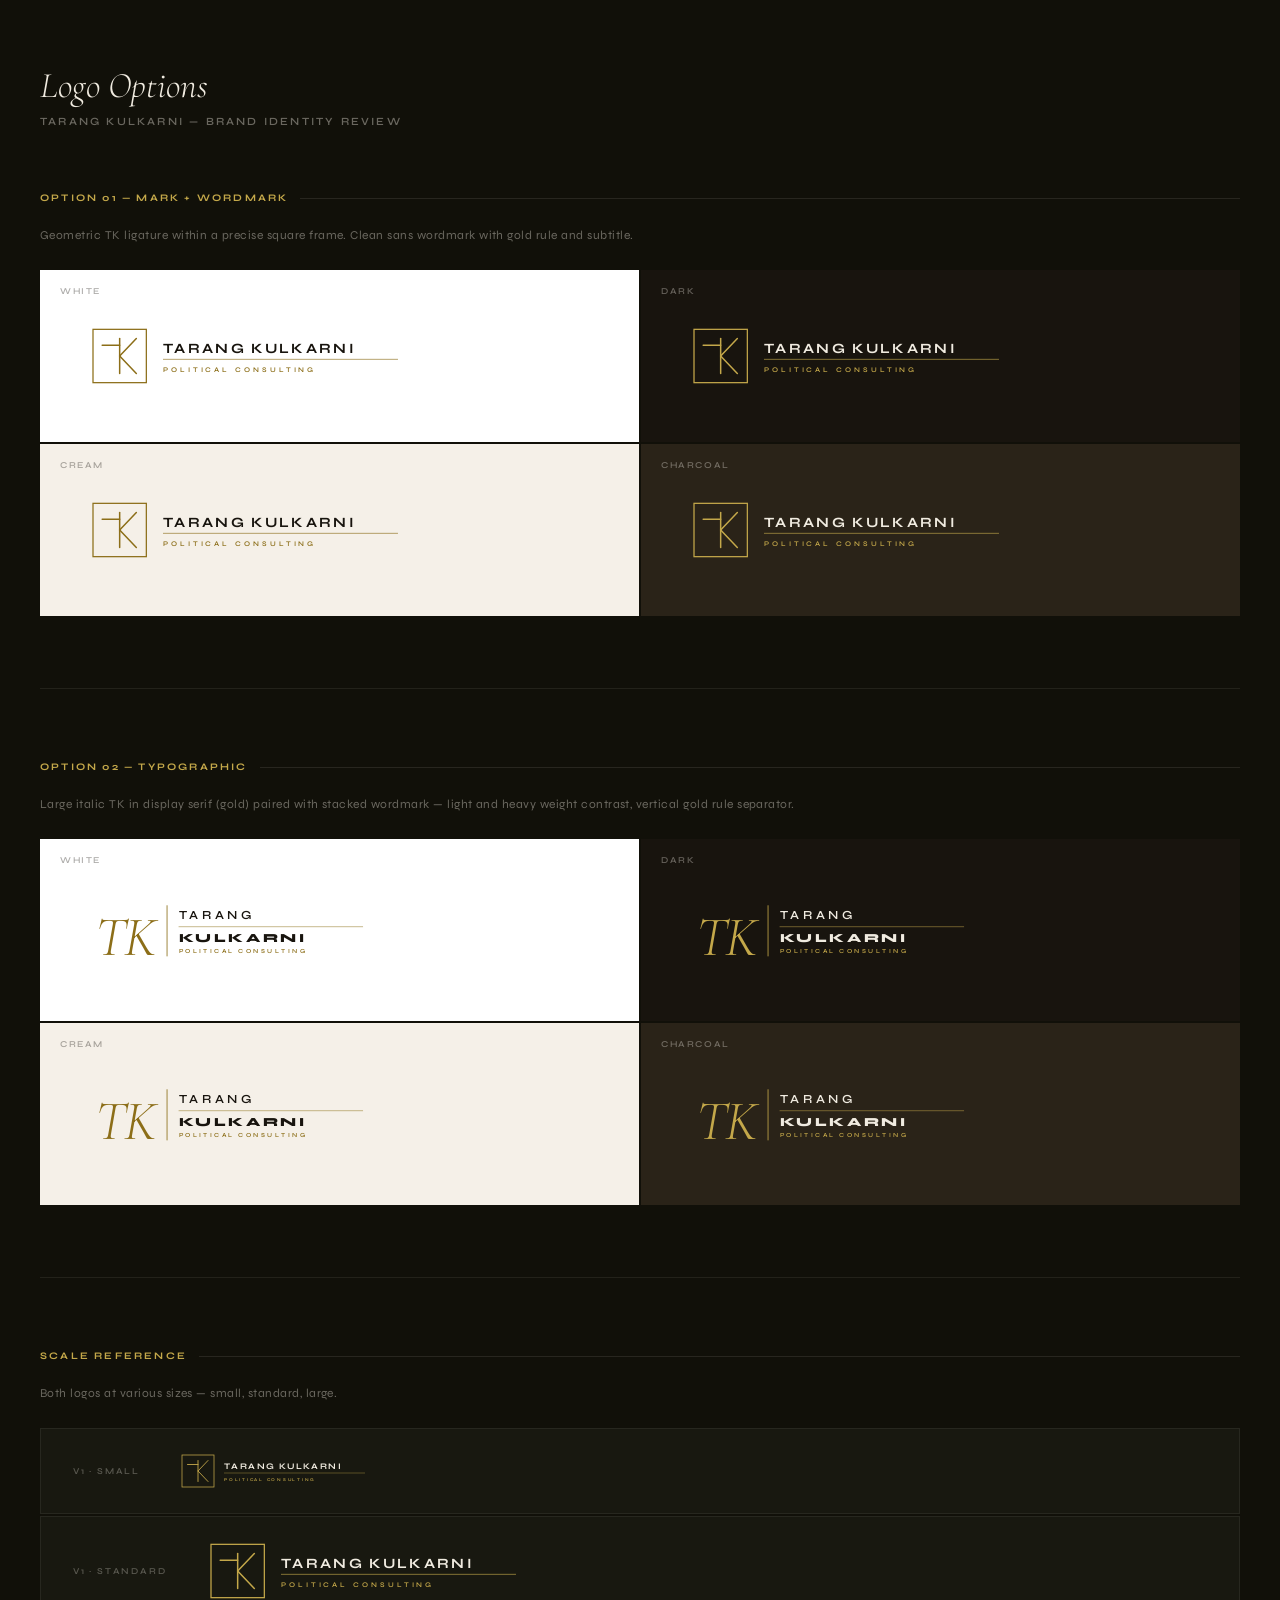
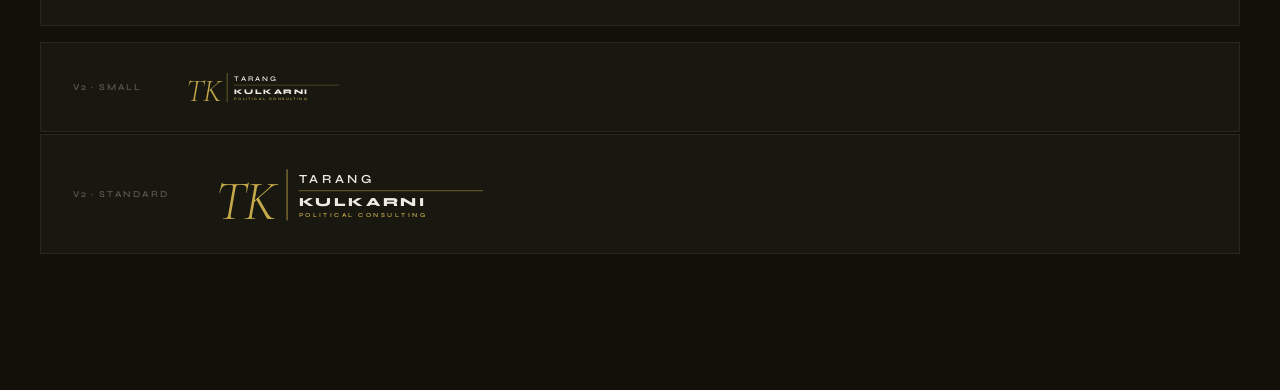
<file: logos-showcase.html>
<!DOCTYPE html>
<html lang="en">
<head>
  <meta charset="UTF-8" />
  <meta name="viewport" content="width=device-width, initial-scale=1.0" />
  <title>Logo Options — Tarang Kulkarni</title>
  <link rel="preconnect" href="https://fonts.googleapis.com" />
  <link rel="preconnect" href="https://fonts.gstatic.com" crossorigin />
  <link href="https://fonts.googleapis.com/css2?family=Cormorant+Garamond:ital,wght@1,300;1,400&family=Syne:wght@500;600;700;800&display=swap" rel="stylesheet" />
  <style>
    *, *::before, *::after { box-sizing: border-box; margin: 0; padding: 0; }

    :root {
      --cream:  #f5f0e8;
      --ink:    #18140e;
      --gold:   #8c6e18;
      --gold-d: #c4a84a;  /* brighter gold for dark bg */
      --muted:  #7c7468;
      --ui: 'Syne', system-ui, sans-serif;
    }

    body {
      background: #111009;
      color: #f0ebe0;
      font-family: var(--ui);
      padding: 64px 40px;
      min-height: 100vh;
      -webkit-font-smoothing: antialiased;
    }

    /* ── Page header ── */
    .page-header { margin-bottom: 64px; }
    .page-title {
      font-family: 'Cormorant Garamond', Georgia, serif;
      font-size: 36px; font-weight: 300; font-style: italic;
      color: #f0ebe0;
      margin-bottom: 8px;
    }
    .page-sub {
      font-size: 11px; font-weight: 600;
      letter-spacing: .2em; text-transform: uppercase;
      color: rgba(240,235,224,.4);
    }

    /* ── Logo block ── */
    .logo-block { margin-bottom: 72px; }
    .logo-block-label {
      font-size: 10px; font-weight: 700;
      letter-spacing: .22em; text-transform: uppercase;
      color: var(--gold-d);
      margin-bottom: 24px;
      display: flex; align-items: center; gap: 12px;
    }
    .logo-block-label::after {
      content: ''; flex: 1; height: 1px;
      background: rgba(240,235,224,.1);
    }
    .logo-block-desc {
      font-size: 12px; color: rgba(240,235,224,.4);
      letter-spacing: .04em; margin-bottom: 28px;
    }

    /* ── Comparison grid ── */
    .compare {
      display: grid;
      grid-template-columns: 1fr 1fr;
      gap: 2px;
    }

    .swatch {
      padding: 56px 48px;
      display: flex; align-items: center;
      position: relative;
    }
    .swatch-label {
      position: absolute;
      top: 16px; left: 20px;
      font-size: 9px; font-weight: 600;
      letter-spacing: .18em; text-transform: uppercase;
      opacity: .35;
    }

    .swatch-light {
      background: #ffffff;
      color: var(--ink);
    }
    .swatch-light .swatch-label { color: var(--ink); }

    .swatch-cream {
      background: var(--cream);
      color: var(--ink);
    }
    .swatch-cream .swatch-label { color: var(--ink); }

    .swatch-dark {
      background: var(--ink);
      color: var(--cream);
    }
    .swatch-dark .swatch-label { color: var(--cream); }

    .swatch-charcoal {
      background: #2a2318;
      color: var(--cream);
    }
    .swatch-charcoal .swatch-label { color: var(--cream); }

    /* ── Inline SVG color adaptation ── */

    /* Light swatches: ink text, standard gold */
    .swatch-light svg .t,
    .swatch-cream svg .t { fill: var(--ink); }

    .swatch-light svg .gf,
    .swatch-cream svg .gf { fill: var(--gold); }

    .swatch-light svg .gs,
    .swatch-cream svg .gs { stroke: var(--gold); }

    /* Dark swatches: cream text, brighter gold */
    .swatch-dark svg .t,
    .swatch-charcoal svg .t { fill: #f0ebe0; }

    .swatch-dark svg .gf,
    .swatch-charcoal svg .gf { fill: var(--gold-d); }

    .swatch-dark svg .gs,
    .swatch-charcoal svg .gs { stroke: var(--gold-d); }

    /* ── Divider ── */
    .divider {
      border: none; border-top: 1px solid rgba(240,235,224,.08);
      margin: 0 0 72px;
    }

    /* ── Scale demos ── */
    .scale-block { margin-bottom: 72px; }
    .scale-row {
      display: flex; align-items: center; gap: 40px;
      padding: 24px 32px;
      background: rgba(240,235,224,.03);
      border: 1px solid rgba(240,235,224,.07);
      margin-bottom: 2px;
      flex-wrap: wrap;
    }
    .scale-row-label {
      font-size: 9px; font-weight: 600;
      letter-spacing: .2em; text-transform: uppercase;
      color: rgba(240,235,224,.3);
      min-width: 60px;
    }

    /* Scale SVG on dark for scale demos */
    .scale-row svg .t  { fill: #f0ebe0; }
    .scale-row svg .gf { fill: var(--gold-d); }
    .scale-row svg .gs { stroke: var(--gold-d); }

    @media (max-width: 640px) {
      body { padding: 40px 20px; }
      .compare { grid-template-columns: 1fr; }
      .swatch { padding: 40px 28px; }
    }
  </style>
</head>
<body>

  <header class="page-header">
    <h1 class="page-title">Logo Options</h1>
    <p class="page-sub">Tarang Kulkarni &mdash; Brand Identity Review</p>
  </header>

  <!-- ════════════════════════════════════════
       LOGO V1 — Mark + Wordmark
  ════════════════════════════════════════ -->
  <div class="logo-block">
    <p class="logo-block-label">Option 01 &mdash; Mark + Wordmark</p>
    <p class="logo-block-desc">Geometric TK ligature within a precise square frame. Clean sans wordmark with gold rule and subtitle.</p>

    <div class="compare">

      <div class="swatch swatch-light">
        <span class="swatch-label">White</span>
        <!-- Logo V1 inline -->
        <svg xmlns="http://www.w3.org/2000/svg" viewBox="0 0 380 72" width="320" height="60">
          <text class="t" x="88" y="32"
            font-family="'Syne', system-ui, sans-serif"
            font-size="17" font-weight="700" letter-spacing="2.8">TARANG KULKARNI</text>
          <line class="gs" x1="88" y1="40" x2="370" y2="40" stroke-width="0.75" fill="none"/>
          <text class="gf" x="88" y="55"
            font-family="'Syne', system-ui, sans-serif"
            font-size="8.5" font-weight="600" letter-spacing="3.5">POLITICAL CONSULTING</text>
          <rect class="gs" x="4" y="4" width="64" height="64" stroke-width="1.5" fill="none"/>
          <line class="gs" x1="36" y1="15" x2="36" y2="57" stroke-width="1.8" stroke-linecap="round" fill="none"/>
          <line class="gs" x1="15" y1="23" x2="36" y2="23" stroke-width="1.8" stroke-linecap="round" fill="none"/>
          <line class="gs" x1="36" y1="36" x2="56" y2="15" stroke-width="1.8" stroke-linecap="round" fill="none"/>
          <line class="gs" x1="36" y1="36" x2="56" y2="57" stroke-width="1.8" stroke-linecap="round" fill="none"/>
        </svg>
      </div>

      <div class="swatch swatch-dark">
        <span class="swatch-label">Dark</span>
        <svg xmlns="http://www.w3.org/2000/svg" viewBox="0 0 380 72" width="320" height="60">
          <text class="t" x="88" y="32"
            font-family="'Syne', system-ui, sans-serif"
            font-size="17" font-weight="700" letter-spacing="2.8">TARANG KULKARNI</text>
          <line class="gs" x1="88" y1="40" x2="370" y2="40" stroke-width="0.75" fill="none"/>
          <text class="gf" x="88" y="55"
            font-family="'Syne', system-ui, sans-serif"
            font-size="8.5" font-weight="600" letter-spacing="3.5">POLITICAL CONSULTING</text>
          <rect class="gs" x="4" y="4" width="64" height="64" stroke-width="1.5" fill="none"/>
          <line class="gs" x1="36" y1="15" x2="36" y2="57" stroke-width="1.8" stroke-linecap="round" fill="none"/>
          <line class="gs" x1="15" y1="23" x2="36" y2="23" stroke-width="1.8" stroke-linecap="round" fill="none"/>
          <line class="gs" x1="36" y1="36" x2="56" y2="15" stroke-width="1.8" stroke-linecap="round" fill="none"/>
          <line class="gs" x1="36" y1="36" x2="56" y2="57" stroke-width="1.8" stroke-linecap="round" fill="none"/>
        </svg>
      </div>

      <div class="swatch swatch-cream">
        <span class="swatch-label">Cream</span>
        <svg xmlns="http://www.w3.org/2000/svg" viewBox="0 0 380 72" width="320" height="60">
          <text class="t" x="88" y="32"
            font-family="'Syne', system-ui, sans-serif"
            font-size="17" font-weight="700" letter-spacing="2.8">TARANG KULKARNI</text>
          <line class="gs" x1="88" y1="40" x2="370" y2="40" stroke-width="0.75" fill="none"/>
          <text class="gf" x="88" y="55"
            font-family="'Syne', system-ui, sans-serif"
            font-size="8.5" font-weight="600" letter-spacing="3.5">POLITICAL CONSULTING</text>
          <rect class="gs" x="4" y="4" width="64" height="64" stroke-width="1.5" fill="none"/>
          <line class="gs" x1="36" y1="15" x2="36" y2="57" stroke-width="1.8" stroke-linecap="round" fill="none"/>
          <line class="gs" x1="15" y1="23" x2="36" y2="23" stroke-width="1.8" stroke-linecap="round" fill="none"/>
          <line class="gs" x1="36" y1="36" x2="56" y2="15" stroke-width="1.8" stroke-linecap="round" fill="none"/>
          <line class="gs" x1="36" y1="36" x2="56" y2="57" stroke-width="1.8" stroke-linecap="round" fill="none"/>
        </svg>
      </div>

      <div class="swatch swatch-charcoal">
        <span class="swatch-label">Charcoal</span>
        <svg xmlns="http://www.w3.org/2000/svg" viewBox="0 0 380 72" width="320" height="60">
          <text class="t" x="88" y="32"
            font-family="'Syne', system-ui, sans-serif"
            font-size="17" font-weight="700" letter-spacing="2.8">TARANG KULKARNI</text>
          <line class="gs" x1="88" y1="40" x2="370" y2="40" stroke-width="0.75" fill="none"/>
          <text class="gf" x="88" y="55"
            font-family="'Syne', system-ui, sans-serif"
            font-size="8.5" font-weight="600" letter-spacing="3.5">POLITICAL CONSULTING</text>
          <rect class="gs" x="4" y="4" width="64" height="64" stroke-width="1.5" fill="none"/>
          <line class="gs" x1="36" y1="15" x2="36" y2="57" stroke-width="1.8" stroke-linecap="round" fill="none"/>
          <line class="gs" x1="15" y1="23" x2="36" y2="23" stroke-width="1.8" stroke-linecap="round" fill="none"/>
          <line class="gs" x1="36" y1="36" x2="56" y2="15" stroke-width="1.8" stroke-linecap="round" fill="none"/>
          <line class="gs" x1="36" y1="36" x2="56" y2="57" stroke-width="1.8" stroke-linecap="round" fill="none"/>
        </svg>
      </div>

    </div>
  </div>

  <hr class="divider" />

  <!-- ════════════════════════════════════════
       LOGO V2 — Typographic
  ════════════════════════════════════════ -->
  <div class="logo-block">
    <p class="logo-block-label">Option 02 &mdash; Typographic</p>
    <p class="logo-block-desc">Large italic TK in display serif (gold) paired with stacked wordmark — light and heavy weight contrast, vertical gold rule separator.</p>

    <div class="compare">

      <div class="swatch swatch-light">
        <span class="swatch-label">White</span>
        <svg xmlns="http://www.w3.org/2000/svg" viewBox="0 0 340 80" width="280" height="70">
          <text class="gf" x="8" y="70"
            font-family="'Cormorant Garamond', Georgia, serif"
            font-size="68" font-weight="300" font-style="italic" letter-spacing="-2">TK</text>
          <line class="gs" x1="96" y1="10" x2="96" y2="72" stroke-width="1" fill="none"/>
          <text class="t" x="110" y="27"
            font-family="'Syne', system-ui, sans-serif"
            font-size="15" font-weight="600" letter-spacing="4.5">TARANG</text>
          <line class="gs" x1="110" y1="36" x2="334" y2="36" stroke-width="0.6" fill="none"/>
          <text class="t" x="110" y="55"
            font-family="'Syne', system-ui, sans-serif"
            font-size="15" font-weight="800" letter-spacing="3.2">KULKARNI</text>
          <text class="gf" x="110" y="68"
            font-family="'Syne', system-ui, sans-serif"
            font-size="7.5" font-weight="600" letter-spacing="3">POLITICAL CONSULTING</text>
        </svg>
      </div>

      <div class="swatch swatch-dark">
        <span class="swatch-label">Dark</span>
        <svg xmlns="http://www.w3.org/2000/svg" viewBox="0 0 340 80" width="280" height="70">
          <text class="gf" x="8" y="70"
            font-family="'Cormorant Garamond', Georgia, serif"
            font-size="68" font-weight="300" font-style="italic" letter-spacing="-2">TK</text>
          <line class="gs" x1="96" y1="10" x2="96" y2="72" stroke-width="1" fill="none"/>
          <text class="t" x="110" y="27"
            font-family="'Syne', system-ui, sans-serif"
            font-size="15" font-weight="600" letter-spacing="4.5">TARANG</text>
          <line class="gs" x1="110" y1="36" x2="334" y2="36" stroke-width="0.6" fill="none"/>
          <text class="t" x="110" y="55"
            font-family="'Syne', system-ui, sans-serif"
            font-size="15" font-weight="800" letter-spacing="3.2">KULKARNI</text>
          <text class="gf" x="110" y="68"
            font-family="'Syne', system-ui, sans-serif"
            font-size="7.5" font-weight="600" letter-spacing="3">POLITICAL CONSULTING</text>
        </svg>
      </div>

      <div class="swatch swatch-cream">
        <span class="swatch-label">Cream</span>
        <svg xmlns="http://www.w3.org/2000/svg" viewBox="0 0 340 80" width="280" height="70">
          <text class="gf" x="8" y="70"
            font-family="'Cormorant Garamond', Georgia, serif"
            font-size="68" font-weight="300" font-style="italic" letter-spacing="-2">TK</text>
          <line class="gs" x1="96" y1="10" x2="96" y2="72" stroke-width="1" fill="none"/>
          <text class="t" x="110" y="27"
            font-family="'Syne', system-ui, sans-serif"
            font-size="15" font-weight="600" letter-spacing="4.5">TARANG</text>
          <line class="gs" x1="110" y1="36" x2="334" y2="36" stroke-width="0.6" fill="none"/>
          <text class="t" x="110" y="55"
            font-family="'Syne', system-ui, sans-serif"
            font-size="15" font-weight="800" letter-spacing="3.2">KULKARNI</text>
          <text class="gf" x="110" y="68"
            font-family="'Syne', system-ui, sans-serif"
            font-size="7.5" font-weight="600" letter-spacing="3">POLITICAL CONSULTING</text>
        </svg>
      </div>

      <div class="swatch swatch-charcoal">
        <span class="swatch-label">Charcoal</span>
        <svg xmlns="http://www.w3.org/2000/svg" viewBox="0 0 340 80" width="280" height="70">
          <text class="gf" x="8" y="70"
            font-family="'Cormorant Garamond', Georgia, serif"
            font-size="68" font-weight="300" font-style="italic" letter-spacing="-2">TK</text>
          <line class="gs" x1="96" y1="10" x2="96" y2="72" stroke-width="1" fill="none"/>
          <text class="t" x="110" y="27"
            font-family="'Syne', system-ui, sans-serif"
            font-size="15" font-weight="600" letter-spacing="4.5">TARANG</text>
          <line class="gs" x1="110" y1="36" x2="334" y2="36" stroke-width="0.6" fill="none"/>
          <text class="t" x="110" y="55"
            font-family="'Syne', system-ui, sans-serif"
            font-size="15" font-weight="800" letter-spacing="3.2">KULKARNI</text>
          <text class="gf" x="110" y="68"
            font-family="'Syne', system-ui, sans-serif"
            font-size="7.5" font-weight="600" letter-spacing="3">POLITICAL CONSULTING</text>
        </svg>
      </div>

    </div>
  </div>

  <hr class="divider" />

  <!-- ════════════════════════════════════════
       SCALE REFERENCE
  ════════════════════════════════════════ -->
  <div class="scale-block">
    <p class="logo-block-label">Scale Reference</p>
    <p class="logo-block-desc">Both logos at various sizes — small, standard, large.</p>

    <!-- V1 scales -->
    <div class="scale-row">
      <span class="scale-row-label">V1 · Small</span>
      <svg xmlns="http://www.w3.org/2000/svg" viewBox="0 0 380 72" width="190" height="36">
        <text class="t" x="88" y="32" font-family="'Syne',system-ui,sans-serif" font-size="17" font-weight="700" letter-spacing="2.8">TARANG KULKARNI</text>
        <line class="gs" x1="88" y1="40" x2="370" y2="40" stroke-width="0.75" fill="none"/>
        <text class="gf" x="88" y="55" font-family="'Syne',system-ui,sans-serif" font-size="8.5" font-weight="600" letter-spacing="3.5">POLITICAL CONSULTING</text>
        <rect class="gs" x="4" y="4" width="64" height="64" stroke-width="1.5" fill="none"/>
        <line class="gs" x1="36" y1="15" x2="36" y2="57" stroke-width="1.8" stroke-linecap="round" fill="none"/>
        <line class="gs" x1="15" y1="23" x2="36" y2="23" stroke-width="1.8" stroke-linecap="round" fill="none"/>
        <line class="gs" x1="36" y1="36" x2="56" y2="15" stroke-width="1.8" stroke-linecap="round" fill="none"/>
        <line class="gs" x1="36" y1="36" x2="56" y2="57" stroke-width="1.8" stroke-linecap="round" fill="none"/>
      </svg>
    </div>
    <div class="scale-row">
      <span class="scale-row-label">V1 · Standard</span>
      <svg xmlns="http://www.w3.org/2000/svg" viewBox="0 0 380 72" width="320" height="60">
        <text class="t" x="88" y="32" font-family="'Syne',system-ui,sans-serif" font-size="17" font-weight="700" letter-spacing="2.8">TARANG KULKARNI</text>
        <line class="gs" x1="88" y1="40" x2="370" y2="40" stroke-width="0.75" fill="none"/>
        <text class="gf" x="88" y="55" font-family="'Syne',system-ui,sans-serif" font-size="8.5" font-weight="600" letter-spacing="3.5">POLITICAL CONSULTING</text>
        <rect class="gs" x="4" y="4" width="64" height="64" stroke-width="1.5" fill="none"/>
        <line class="gs" x1="36" y1="15" x2="36" y2="57" stroke-width="1.8" stroke-linecap="round" fill="none"/>
        <line class="gs" x1="15" y1="23" x2="36" y2="23" stroke-width="1.8" stroke-linecap="round" fill="none"/>
        <line class="gs" x1="36" y1="36" x2="56" y2="15" stroke-width="1.8" stroke-linecap="round" fill="none"/>
        <line class="gs" x1="36" y1="36" x2="56" y2="57" stroke-width="1.8" stroke-linecap="round" fill="none"/>
      </svg>
    </div>

    <!-- V2 scales -->
    <div class="scale-row" style="margin-top:16px">
      <span class="scale-row-label">V2 · Small</span>
      <svg xmlns="http://www.w3.org/2000/svg" viewBox="0 0 340 80" width="160" height="40">
        <text class="gf" x="8" y="70" font-family="'Cormorant Garamond',Georgia,serif" font-size="68" font-weight="300" font-style="italic" letter-spacing="-2">TK</text>
        <line class="gs" x1="96" y1="10" x2="96" y2="72" stroke-width="1" fill="none"/>
        <text class="t" x="110" y="27" font-family="'Syne',system-ui,sans-serif" font-size="15" font-weight="600" letter-spacing="4.5">TARANG</text>
        <line class="gs" x1="110" y1="36" x2="334" y2="36" stroke-width="0.6" fill="none"/>
        <text class="t" x="110" y="55" font-family="'Syne',system-ui,sans-serif" font-size="15" font-weight="800" letter-spacing="3.2">KULKARNI</text>
        <text class="gf" x="110" y="68" font-family="'Syne',system-ui,sans-serif" font-size="7.5" font-weight="600" letter-spacing="3">POLITICAL CONSULTING</text>
      </svg>
    </div>
    <div class="scale-row">
      <span class="scale-row-label">V2 · Standard</span>
      <svg xmlns="http://www.w3.org/2000/svg" viewBox="0 0 340 80" width="280" height="70">
        <text class="gf" x="8" y="70" font-family="'Cormorant Garamond',Georgia,serif" font-size="68" font-weight="300" font-style="italic" letter-spacing="-2">TK</text>
        <line class="gs" x1="96" y1="10" x2="96" y2="72" stroke-width="1" fill="none"/>
        <text class="t" x="110" y="27" font-family="'Syne',system-ui,sans-serif" font-size="15" font-weight="600" letter-spacing="4.5">TARANG</text>
        <line class="gs" x1="110" y1="36" x2="334" y2="36" stroke-width="0.6" fill="none"/>
        <text class="t" x="110" y="55" font-family="'Syne',system-ui,sans-serif" font-size="15" font-weight="800" letter-spacing="3.2">KULKARNI</text>
        <text class="gf" x="110" y="68" font-family="'Syne',system-ui,sans-serif" font-size="7.5" font-weight="600" letter-spacing="3">POLITICAL CONSULTING</text>
      </svg>
    </div>

  </div>

</body>
</html>
</file>
<file: styles.css>
*, *::before, *::after { box-sizing: border-box; margin: 0; padding: 0; }

:root {
  --bg:         #080808;
  --surface:    #101010;
  --surface-2:  #181818;
  --text:       #f0ede4;
  --text-muted: rgba(240,237,228,.42);
  --red:        #c42020;
  --red-hover:  #a31919;
  --border:     rgba(240,237,228,.09);
  --ff-display: 'Barlow Condensed', sans-serif;
  --ff-body:    'Barlow', sans-serif;
}

html { scroll-behavior: smooth; }

body {
  background: var(--bg);
  color: var(--text);
  font-family: var(--ff-body);
  font-weight: 300;
  font-size: 16px;
  line-height: 1.6;
  -webkit-font-smoothing: antialiased;
}

.wrap { max-width: 1200px; margin: 0 auto; padding: 0 40px; }
.eyebrow {
  font-family: var(--ff-display);
  font-size: 11px; font-weight: 600;
  letter-spacing: .22em; text-transform: uppercase;
  color: var(--text-muted);
}
.section-pad { padding: 100px 0; }

/* ── Scroll reveal ── */
.reveal, .reveal-l, .reveal-r { opacity: 0; transform: translateY(20px); transition: opacity .6s ease, transform .6s ease; }
.reveal.on, .reveal-l.on, .reveal-r.on { opacity: 1; transform: none; }
.stagger > * { opacity: 0; transform: translateY(20px); transition: opacity .55s ease, transform .55s ease; }
.stagger.on > * { opacity: 1; transform: none; }
.stagger.on > *:nth-child(2) { transition-delay: .1s; }
.stagger.on > *:nth-child(3) { transition-delay: .2s; }

/* ════════════════════════════════
   NAV
════════════════════════════════ */
.nav {
  position: fixed; top: 0; left: 0; right: 0;
  z-index: 1000;
  background: var(--bg);
  border-bottom: 1px solid var(--border);
  transition: border-color .3s;
}
.nav::before {
  content: '';
  display: block; height: 3px;
  background: var(--red);
}
.nav.scrolled { border-color: rgba(240,237,228,.18); }

.nav-inner {
  display: flex; align-items: center; justify-content: space-between;
  height: 64px;
}

.nav-logo {
  display: flex; align-items: center; gap: 14px;
  text-decoration: none; color: var(--text);
}
.nav-mark {
  width: 34px; height: 34px;
  background: var(--red);
  display: flex; align-items: center; justify-content: center;
  font-family: var(--ff-display);
  font-size: 14px; font-weight: 900;
  color: #fff; flex-shrink: 0;
}
.nav-name {
  font-family: var(--ff-display);
  font-size: 15px; font-weight: 700;
  letter-spacing: .18em; text-transform: uppercase;
}

.nav-links { display: flex; align-items: center; gap: 32px; list-style: none; }
.nav-links a {
  font-family: var(--ff-display);
  font-size: 11px; font-weight: 600;
  letter-spacing: .2em; text-transform: uppercase;
  color: var(--text-muted);
  text-decoration: none;
  transition: color .2s;
}
.nav-links a:hover { color: var(--text); }
.nav-cta {
  color: var(--red) !important;
  border: 1px solid rgba(196,32,32,.4);
  padding: 8px 18px;
}
.nav-cta:hover { background: var(--red) !important; color: #fff !important; }

.hamburger {
  display: none; background: none; border: none;
  cursor: pointer; flex-direction: column; gap: 5px;
}
.hamburger span {
  display: block; width: 22px; height: 1.5px;
  background: var(--text);
  transition: transform .25s, opacity .25s;
}
.hamburger.open span:nth-child(1) { transform: translateY(6.5px) rotate(45deg); }
.hamburger.open span:nth-child(2) { opacity: 0; }
.hamburger.open span:nth-child(3) { transform: translateY(-6.5px) rotate(-45deg); }

/* ════════════════════════════════
   HERO
════════════════════════════════ */
.hero {
  min-height: 100vh;
  background: var(--bg);
  display: flex; flex-direction: column;
  position: relative; overflow: hidden;
  padding-top: 67px;
}

.hero-watermark {
  position: absolute;
  right: -2vw; top: 50%; transform: translateY(-50%);
  font-family: var(--ff-display);
  font-size: 36vw; font-weight: 900;
  line-height: 1; letter-spacing: -.04em;
  color: rgba(240,237,228,.025);
  pointer-events: none; user-select: none;
  z-index: 0;
}

.hero-main {
  flex: 1;
  display: grid;
  grid-template-columns: 1fr 340px;
  gap: 60px;
  align-items: center;
  padding: 64px 0 48px;
  position: relative; z-index: 1;
}

.hero-headline {
  font-family: var(--ff-display);
  font-size: clamp(60px, 9vw, 124px);
  font-weight: 900;
  line-height: .94;
  letter-spacing: -.02em;
  text-transform: uppercase;
  color: var(--text);
}
.hero-headline em { color: var(--red); font-style: normal; }

.hero-side {
  display: flex; flex-direction: column;
  gap: 28px; align-self: center;
  position: relative; z-index: 1;
}

.hero-sub {
  font-size: 15px; line-height: 1.8;
  color: var(--text-muted); font-weight: 300;
}

.btn-primary {
  display: inline-flex; align-items: center; gap: 10px;
  background: var(--red); color: #fff;
  text-decoration: none;
  font-family: var(--ff-display);
  font-size: 12px; font-weight: 700;
  letter-spacing: .2em; text-transform: uppercase;
  padding: 16px 28px;
  transition: background .2s;
  align-self: flex-start;
}
.btn-primary:hover { background: var(--red-hover); }
.btn-primary svg { width: 14px; height: 14px; transition: transform .2s; }
.btn-primary:hover svg { transform: translateX(4px); }

.hero-stats {
  border-top: 1px solid var(--border);
  display: grid;
  grid-template-columns: repeat(4, 1fr);
  position: relative; z-index: 1;
}
.hero-stat {
  padding: 26px 28px;
  border-left: 1px solid var(--border);
}
.hero-stat:first-child { padding-left: 0; border-left: none; }
.hero-stat-n {
  font-family: var(--ff-display);
  font-size: 20px; font-weight: 800;
  color: var(--text); letter-spacing: -.01em;
}
.hero-stat-l {
  font-family: var(--ff-display);
  font-size: 10px; font-weight: 600;
  letter-spacing: .2em; text-transform: uppercase;
  color: var(--text-muted); margin-top: 3px;
}

/* ════════════════════════════════
   ABOUT
════════════════════════════════ */
.about {
  background: var(--surface);
  border-top: 1px solid var(--border);
  border-bottom: 1px solid var(--border);
}

.about-intro {
  display: flex; align-items: baseline; justify-content: space-between;
  padding-bottom: 52px;
  border-bottom: 1px solid var(--border);
  margin-bottom: 56px;
}

.about-h2 {
  font-family: var(--ff-display);
  font-size: clamp(40px, 5.5vw, 72px);
  font-weight: 900;
  text-transform: uppercase;
  letter-spacing: -.02em; line-height: 1;
}
.about-h2 em { color: var(--red); font-style: normal; }
.about-tag {
  font-family: var(--ff-display);
  font-size: 11px; font-weight: 600;
  letter-spacing: .2em; text-transform: uppercase;
  color: var(--red);
}

.about-grid {
  display: grid;
  grid-template-columns: 260px 1fr;
  gap: 80px; align-items: start;
}

.about-stats { display: flex; flex-direction: column; gap: 44px; }
.about-stat-n {
  font-family: var(--ff-display);
  font-size: 72px; font-weight: 900;
  line-height: 1; color: var(--red);
  letter-spacing: -.03em;
}
.about-stat-l {
  font-family: var(--ff-display);
  font-size: 11px; font-weight: 600;
  letter-spacing: .2em; text-transform: uppercase;
  color: var(--text-muted);
  margin-top: 6px;
  border-top: 1px solid var(--border);
  padding-top: 10px;
}

.about-copy { display: flex; flex-direction: column; gap: 18px; }
.about-copy p { font-size: 15px; line-height: 1.8; color: rgba(240,237,228,.65); }
.about-copy strong { color: var(--text); font-weight: 600; }

/* ════════════════════════════════
   SERVICES
════════════════════════════════ */
.services { background: var(--bg); }

.services-hd {
  display: flex; align-items: baseline; justify-content: space-between;
  padding-bottom: 24px;
  border-bottom: 1px solid var(--border);
  margin-bottom: 0;
}
.services-count {
  font-family: var(--ff-display);
  font-size: 11px; font-weight: 600;
  letter-spacing: .2em; text-transform: uppercase;
  color: var(--text-muted);
}

.service-row {
  display: grid;
  grid-template-columns: 72px 1fr 220px;
  gap: 40px; align-items: start;
  padding: 44px 0;
  border-bottom: 1px solid var(--border);
  transition: padding-left .2s;
}
.service-row:hover { padding-left: 12px; }

.service-num {
  font-family: var(--ff-display);
  font-size: 52px; font-weight: 900;
  line-height: 1; color: var(--red);
  letter-spacing: -.03em;
  padding-top: 6px;
}

.service-body { display: flex; flex-direction: column; gap: 12px; }
.service-title {
  font-family: var(--ff-display);
  font-size: 30px; font-weight: 800;
  text-transform: uppercase; letter-spacing: -.01em;
  color: var(--text); line-height: 1;
}
.service-lead {
  font-family: var(--ff-display);
  font-size: 14px; font-weight: 600;
  letter-spacing: .05em; text-transform: uppercase;
  color: rgba(240,237,228,.45);
}
.service-desc {
  font-size: 14px; line-height: 1.8;
  color: rgba(240,237,228,.5); max-width: 500px;
}

.service-outcome {
  font-size: 13px; line-height: 1.7;
  color: rgba(240,237,228,.38);
  font-style: italic;
  border-left: 2px solid var(--red);
  padding-left: 16px;
  align-self: center;
}

/* ════════════════════════════════
   PROCESS
════════════════════════════════ */
.process {
  background: var(--surface);
  border-top: 1px solid var(--border);
  border-bottom: 1px solid var(--border);
}

.process-hd { margin-bottom: 52px; }

.process-grid {
  display: grid;
  grid-template-columns: repeat(3, 1fr);
  gap: 1px;
  background: var(--border);
  border: 1px solid var(--border);
}
.process-card {
  background: var(--surface);
  padding: 44px 36px;
}
.process-n {
  font-family: var(--ff-display);
  font-size: 88px; font-weight: 900;
  line-height: 1; color: rgba(240,237,228,.06);
  letter-spacing: -.04em; margin-bottom: 24px;
}
.process-title {
  font-family: var(--ff-display);
  font-size: 18px; font-weight: 700;
  text-transform: uppercase; letter-spacing: .06em;
  color: var(--text); margin-bottom: 14px;
}
.process-text {
  font-size: 14px; line-height: 1.8;
  color: rgba(240,237,228,.48);
}

/* ════════════════════════════════
   CTA BAND
════════════════════════════════ */
.cta-band {
  background: var(--red);
  padding: 96px 0;
  position: relative; overflow: hidden;
}
.cta-band::before {
  content: 'TK';
  position: absolute; right: -16px; bottom: -48px;
  font-family: var(--ff-display);
  font-size: 320px; font-weight: 900;
  line-height: 1; color: rgba(0,0,0,.1);
  pointer-events: none; user-select: none;
}
.cta-band-inner {
  display: grid;
  grid-template-columns: 1fr auto;
  gap: 60px; align-items: center;
}
.cta-band-h {
  font-family: var(--ff-display);
  font-size: clamp(34px, 4.5vw, 60px);
  font-weight: 900; text-transform: uppercase;
  letter-spacing: -.02em; line-height: 1;
  color: #fff;
}
.cta-band-h em { font-style: italic; opacity: .85; }
.cta-band-p {
  font-size: 15px; line-height: 1.75;
  color: rgba(255,255,255,.65);
  margin-top: 18px; max-width: 500px;
}

.btn-white {
  display: inline-flex; align-items: center; gap: 10px;
  background: #fff; color: var(--red);
  text-decoration: none;
  font-family: var(--ff-display);
  font-size: 12px; font-weight: 700;
  letter-spacing: .2em; text-transform: uppercase;
  padding: 18px 32px;
  transition: background .2s, color .2s;
  white-space: nowrap; flex-shrink: 0;
}
.btn-white:hover { background: #080808; color: #fff; }
.btn-white svg { width: 14px; height: 14px; }

/* ════════════════════════════════
   CONTACT
════════════════════════════════ */
.contact {
  background: var(--bg);
  border-top: 1px solid var(--border);
}
.contact-grid {
  display: grid;
  grid-template-columns: 340px 1fr;
  gap: 80px;
}
.contact-h {
  font-family: var(--ff-display);
  font-size: clamp(34px, 4vw, 54px);
  font-weight: 900; text-transform: uppercase;
  letter-spacing: -.02em; line-height: 1;
  margin-bottom: 18px;
}
.contact-h em { color: var(--red); font-style: italic; }
.contact-sub {
  font-size: 14px; line-height: 1.8;
  color: var(--text-muted);
  margin-bottom: 36px;
}
.c-details { display: flex; flex-direction: column; gap: 20px; }
.c-detail-label {
  font-family: var(--ff-display);
  font-size: 10px; font-weight: 600;
  letter-spacing: .22em; text-transform: uppercase;
  color: var(--red); margin-bottom: 4px;
}
.c-detail-val { font-size: 14px; color: rgba(240,237,228,.6); }

.form { display: flex; flex-direction: column; gap: 20px; }
.form-row { display: grid; grid-template-columns: 1fr 1fr; gap: 20px; }
.form-group { display: flex; flex-direction: column; gap: 8px; }
.form-lbl {
  font-family: var(--ff-display);
  font-size: 10px; font-weight: 600;
  letter-spacing: .2em; text-transform: uppercase;
  color: var(--text-muted);
}
.form-input, .form-select, .form-textarea {
  background: var(--surface);
  border: 1px solid var(--border);
  color: var(--text);
  font-family: var(--ff-body); font-weight: 300;
  font-size: 14px; padding: 12px 16px;
  outline: none; border-radius: 0;
  transition: border-color .2s;
  -webkit-appearance: none; width: 100%;
}
.form-input::placeholder, .form-textarea::placeholder { color: rgba(240,237,228,.18); }
.form-input:focus, .form-select:focus, .form-textarea:focus { border-color: var(--red); }
.form-select { cursor: pointer; }
.form-select option { background: #181818; }
.form-textarea { resize: vertical; min-height: 120px; }
.form-input.form-error, .form-textarea.form-error { border-color: #e05555; }
.form-actions { margin-top: 4px; }
.form-success {
  display: none; padding: 14px 18px;
  background: rgba(196,32,32,.1);
  border: 1px solid rgba(196,32,32,.25);
  color: rgba(240,237,228,.65); font-size: 13px;
}
.form-success.show { display: block; }

/* ════════════════════════════════
   FOOTER
════════════════════════════════ */
.footer {
  background: var(--surface);
  border-top: 1px solid var(--border);
  padding: 26px 0;
}
.footer-inner {
  display: flex; align-items: center; justify-content: space-between;
}
.footer-name {
  font-family: var(--ff-display);
  font-size: 13px; font-weight: 700;
  letter-spacing: .18em; text-transform: uppercase;
  color: rgba(240,237,228,.35);
}
.footer-right {
  font-size: 12px; color: rgba(240,237,228,.22);
  text-align: right; line-height: 1.5;
}

/* ════════════════════════════════
   RESPONSIVE
════════════════════════════════ */
@media (max-width: 900px) {
  .hero-main { grid-template-columns: 1fr; gap: 40px; }
  .hero-stats { grid-template-columns: repeat(2, 1fr); }
  .about-grid { grid-template-columns: 1fr; gap: 48px; }
  .about-stats { flex-direction: row; flex-wrap: wrap; gap: 32px; }
  .service-row { grid-template-columns: 56px 1fr; }
  .service-outcome { grid-column: 2; }
  .process-grid { grid-template-columns: 1fr; }
  .cta-band-inner { grid-template-columns: 1fr; gap: 32px; }
  .contact-grid { grid-template-columns: 1fr; gap: 56px; }
}

@media (max-width: 600px) {
  .wrap { padding: 0 20px; }
  .section-pad { padding: 64px 0; }
  .nav-links { display: none; }
  .nav-links.open {
    display: flex; flex-direction: column;
    position: absolute; top: 67px; left: 0; right: 0;
    background: var(--bg);
    border-bottom: 1px solid var(--border);
    padding: 24px; gap: 20px;
  }
  .hamburger { display: flex; }
  .hero-stats { grid-template-columns: 1fr 1fr; }
  .hero-stat { padding: 20px 14px; }
  .form-row { grid-template-columns: 1fr; }
  .service-row { grid-template-columns: 1fr; gap: 12px; }
  .service-num { font-size: 36px; }
  .about-intro { flex-direction: column; gap: 16px; }
}
</file>
